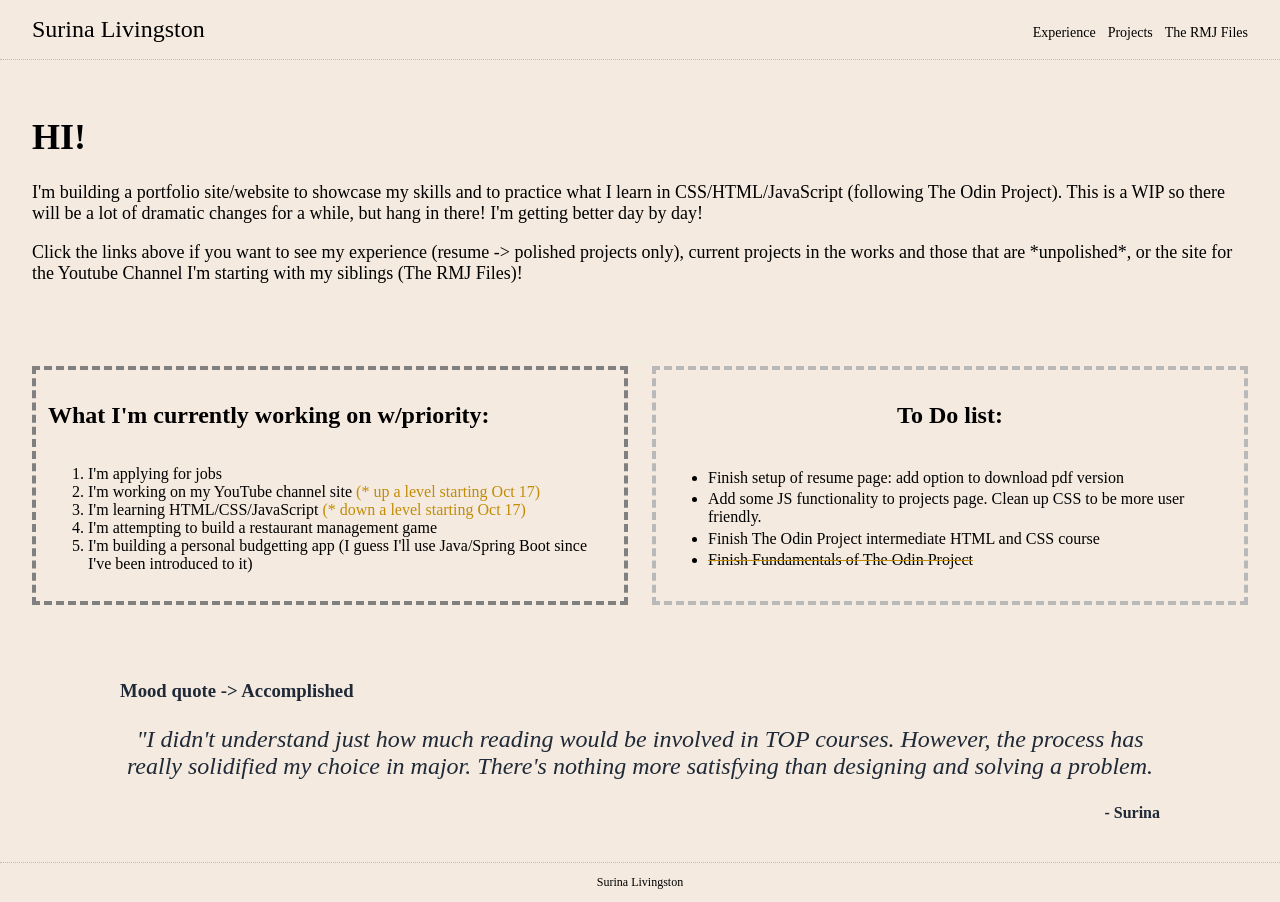
<file: index.html>
<!doctype html>
<html lang="en">
  <head>
    <meta charset="UTF-8" />
    <meta name="viewport" content="width=device-width, initial-scale=1.0" />
    <title>Surina Livingston - Code, Games, Curiosity</title>
    <link rel="stylesheet" href="styles.css" />
    <script src="javascript.js" defer></script>
  </head>

  <body>
    <nav>
      <ul>
        <li class="name">Surina Livingston</li>
        <li>
          <a id="exp" href="./pages/resume.html">Experience</a>
        </li>
        <li>
          <a id="projects" href="./pages/projects.html">Projects</a>
        </li>
        <li>
          <a id="youtube" href="https://surinalive.github.io/rmj-files/"
            >The RMJ Files</a
          >
        </li>
      </ul>
    </nav>

    <div class="about">
      <h1>HI!</h1>
      <p>
        I'm building a portfolio site/website to showcase my skills and to
        practice what I learn in CSS/HTML/JavaScript (following The Odin
        Project). This is a WIP so there will be a lot of dramatic changes for a
        while, but hang in there! I'm getting better day by day!
      </p>
      <p>
        Click the links above if you want to see my experience (resume ->
        polished projects only), current projects in the works and those that
        are *unpolished*, or the site for the Youtube Channel I'm starting with
        my siblings (The RMJ Files)!
      </p>
    </div>

    <div class="list-container">
      <div class="what-im-doing">
        <h2>What I'm currently working on w/priority:</h2>
        <ol>
          <li>I'm applying for jobs</li>
          <li>
            I'm working on my YouTube channel site
            <span class="update">(* up a level starting Oct 17)</span>
          </li>
          <li>
            I'm learning HTML/CSS/JavaScript
            <span class="update">(* down a level starting Oct 17)</span>
          </li>
          <li>I'm attempting to build a restaurant management game</li>
          <li>
            I'm building a personal budgetting app (I guess I'll use Java/Spring
            Boot since I've been introduced to it)
          </li>
        </ol>
      </div>

      <div class="to-do-list">
        <h2>To Do list:</h2>
        <ul>
          <li>
            Finish setup of resume page: add option to download pdf version
          </li>
          <li>
            Add some JS functionality to projects page. Clean up CSS to be more
            user friendly.
          </li>
          <li>Finish The Odin Project intermediate HTML and CSS course</li>
          <li class="strike">Finish Fundamentals of The Odin Project</li>
        </ul>
      </div>
    </div>

    <div class="quote">
      <h3>Mood quote -> Accomplished</h3>
      <p class="big-quote">
        "I didn't understand just how much reading would be involved in TOP
        courses. However, the process has really solidified my choice in major.
        There's nothing more satisfying than designing and solving a problem.
      </p>
      <p class="author">- Surina</p>
    </div>

    <footer>Surina Livingston</footer>
  </body>
</html>
</file>
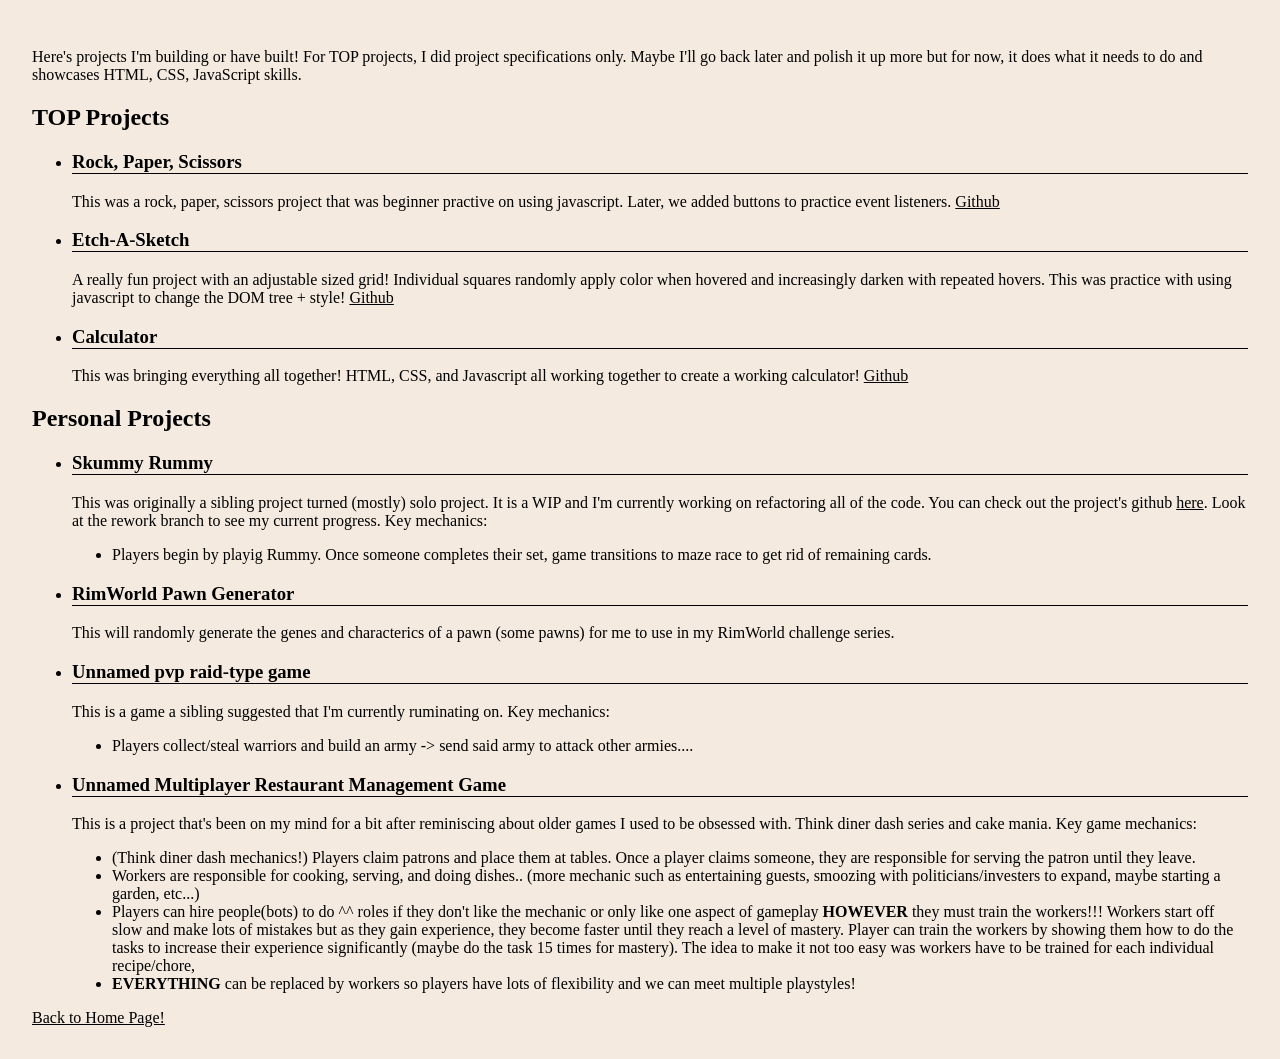
<file: pages/game_design.html>
<!doctype html>
<html lang="en">
  <head>
    <meta charset="UTF-8" />
    <meta name="viewport" content="width=device-width, initial-scale=1.0" />
    <title>Game Designs</title>
    <link rel="stylesheet" href="styles.css" />
    <style></style>
  </head>
  <body>
    <p>
      Here's projects I'm building or have built! For TOP projects, I did
      project specifications only. Maybe I'll go back later and polish it up
      more but for now, it does what it needs to do and showcases HTML, CSS,
      JavaScript skills.
    </p>
    <div class="unpolishedProjects">
      <h2>TOP Projects</h2>
      <ul>
        <li>
          <h3>Rock, Paper, Scissors</h3>
          <p>
            This was a rock, paper, scissors project that was beginner practive
            on using javascript. Later, we added buttons to practice event
            listeners.
            <a
              href="https://surinalive.github.io/RockPaperScissors/"
              target="_blank"
              rel="noreferrer"
              >Github</a
            >
          </p>
        </li>
        <li>
          <h3>Etch-A-Sketch</h3>
          <p>
            A really fun project with an adjustable sized grid! Individual
            squares randomly apply color when hovered and increasingly darken
            with repeated hovers. This was practice with using javascript to
            change the DOM tree + style!
            <a
              href="https://surinalive.github.io/Etch-a-Sketch/"
              target="_blank"
              rel="noreferrer"
              >Github</a
            >
          </p>
        </li>
        <li>
          <h3>Calculator</h3>
          <p>
            This was bringing everything all together! HTML, CSS, and Javascript
            all working together to create a working calculator!
            <a
              href="https://surinalive.github.io/Calculator/"
              target="_blank"
              rel="noreferrer"
              >Github</a
            >
          </p>
        </li>
      </ul>
    </div>

    <div class="games">
      <h2>Personal Projects</h2>
      <ul>
        <li>
          <h3>Skummy Rummy</h3>
          <p>
            This was originally a sibling project turned (mostly) solo project.
            It is a WIP and I'm currently working on refactoring all of the
            code. You can check out the project's github
            <a
              href="https://github.com/Surinalive/Skummy-Rummy"
              target="_blank"
              rel="noreferrer"
              >here</a
            >. Look at the rework branch to see my current progress. Key
            mechanics:
          </p>
          <ul class="mechanics">
            <li>
              Players begin by playig Rummy. Once someone completes their set,
              game transitions to maze race to get rid of remaining cards.
            </li>
          </ul>
        </li>
        <li>
          <h3>RimWorld Pawn Generator</h3>
          <p>
            This will randomly generate the genes and characterics of a pawn
            (some pawns) for me to use in my RimWorld challenge series.
          </p>
        </li>
        <li>
          <h3>Unnamed pvp raid-type game</h3>
          <p>
            This is a game a sibling suggested that I'm currently ruminating on.
            Key mechanics:
          </p>
          <ul class="mechanics">
            <li>
              Players collect/steal warriors and build an army -> send said army
              to attack other armies....
            </li>
          </ul>
        </li>
        <li>
          <h3>Unnamed Multiplayer Restaurant Management Game</h3>
          <p>
            This is a project that's been on my mind for a bit after reminiscing
            about older games I used to be obsessed with. Think diner dash
            series and cake mania. Key game mechanics:
          </p>
          <ul class="mechanics">
            <li>
              (Think diner dash mechanics!) Players claim patrons and place them
              at tables. Once a player claims someone, they are responsible for
              serving the patron until they leave.
            </li>
            <li>
              Workers are responsible for cooking, serving, and doing dishes..
              (more mechanic such as entertaining guests, smoozing with
              politicians/investers to expand, maybe starting a garden, etc...)
            </li>
            <li>
              Players can hire people(bots) to do ^^ roles if they don't like
              the mechanic or only like one aspect of gameplay
              <strong>HOWEVER</strong> they must train the workers!!! Workers
              start off slow and make lots of mistakes but as they gain
              experience, they become faster until they reach a level of
              mastery. Player can train the workers by showing them how to do
              the tasks to increase their experience significantly (maybe do the
              task 15 times for mastery). The idea to make it not too easy was
              workers have to be trained for each individual recipe/chore,
            </li>
            <li>
              <strong>EVERYTHING</strong> can be replaced by workers so players
              have lots of flexibility and we can meet multiple playstyles!
            </li>
          </ul>
        </li>
      </ul>
    </div>

    <a href="../index.html">Back to Home Page!</a>
  </body>
</html>
</file>
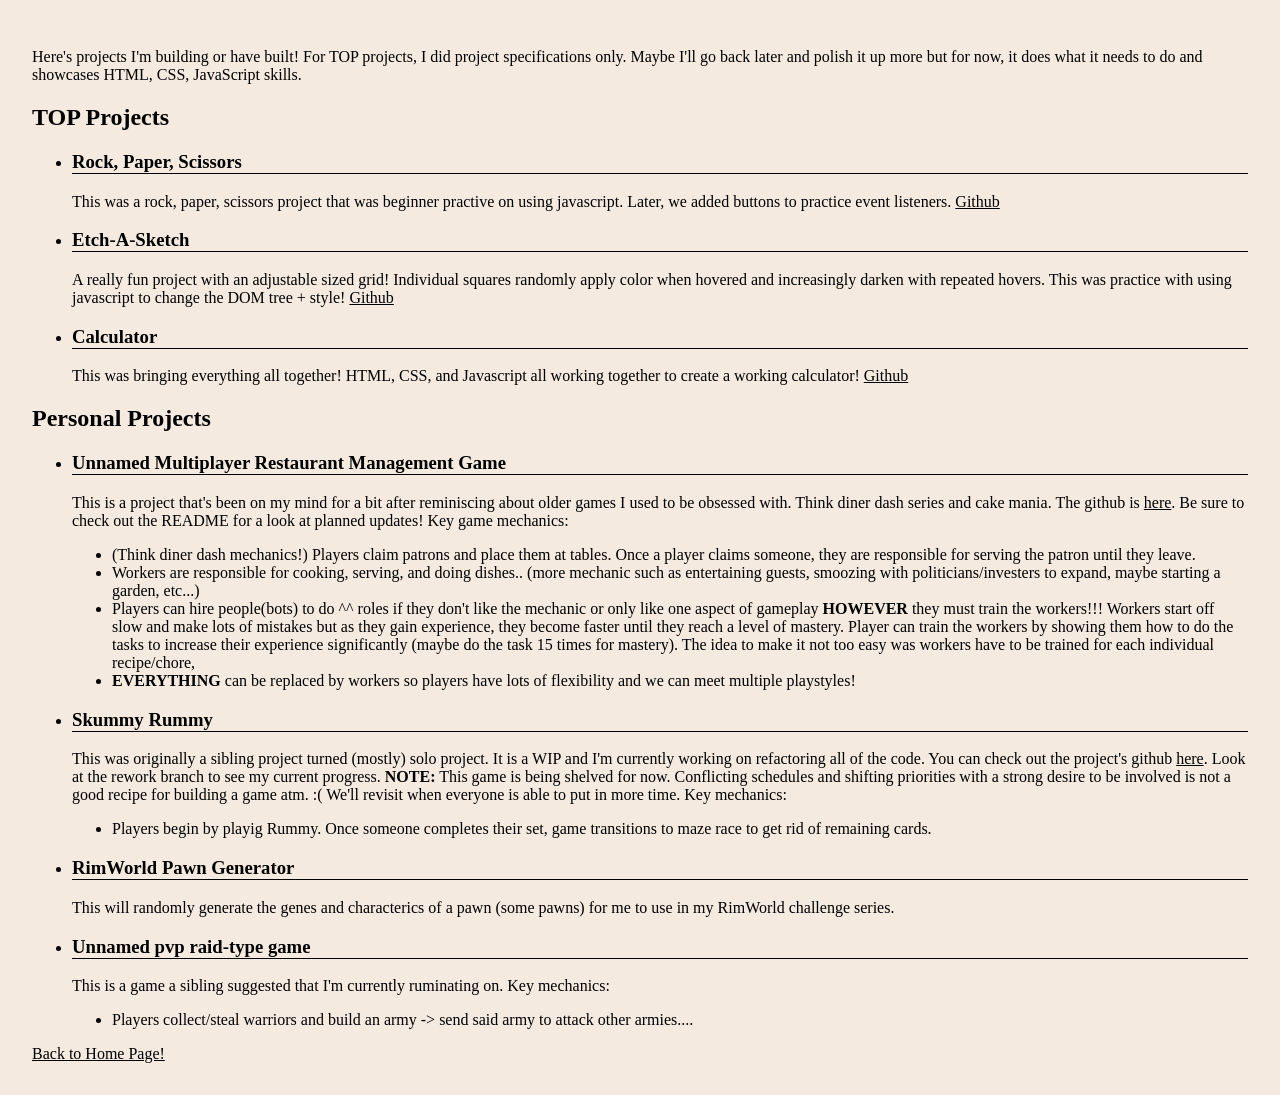
<file: pages/projects.html>
<!doctype html>
<html lang="en">
  <head>
    <meta charset="UTF-8" />
    <meta name="viewport" content="width=device-width, initial-scale=1.0" />
    <title>Game Designs</title>
    <link rel="stylesheet" href="styles.css" />
    <style></style>
  </head>
  <body>
    <p>
      Here's projects I'm building or have built! For TOP projects, I did
      project specifications only. Maybe I'll go back later and polish it up
      more but for now, it does what it needs to do and showcases HTML, CSS,
      JavaScript skills.
    </p>
    <div class="unpolishedProjects">
      <h2>TOP Projects</h2>
      <ul>
        <li>
          <h3>Rock, Paper, Scissors</h3>
          <p>
            This was a rock, paper, scissors project that was beginner practive
            on using javascript. Later, we added buttons to practice event
            listeners.
            <a
              href="https://surinalive.github.io/RockPaperScissors/"
              target="_blank"
              rel="noreferrer"
              >Github</a
            >
          </p>
        </li>
        <li>
          <h3>Etch-A-Sketch</h3>
          <p>
            A really fun project with an adjustable sized grid! Individual
            squares randomly apply color when hovered and increasingly darken
            with repeated hovers. This was practice with using javascript to
            change the DOM tree + style!
            <a
              href="https://surinalive.github.io/Etch-a-Sketch/"
              target="_blank"
              rel="noreferrer"
              >Github</a
            >
          </p>
        </li>
        <li>
          <h3>Calculator</h3>
          <p>
            This was bringing everything all together! HTML, CSS, and Javascript
            all working together to create a working calculator!
            <a
              href="https://surinalive.github.io/Calculator/"
              target="_blank"
              rel="noreferrer"
              >Github</a
            >
          </p>
        </li>
      </ul>
    </div>

    <div class="games">
      <h2>Personal Projects</h2>
      <ul>
        <li>
          <h3>Unnamed Multiplayer Restaurant Management Game</h3>
          <p>
            This is a project that's been on my mind for a bit after reminiscing
            about older games I used to be obsessed with. Think diner dash
            series and cake mania. The github is
            <a
              href="https://github.com/Surinalive/Skummy-Rummy"
              target="_blank"
              rel="noreferrer"
              >here</a
            >. Be sure to check out the README for a look at planned updates!
            Key game mechanics:
          </p>
          <ul class="mechanics">
            <li>
              (Think diner dash mechanics!) Players claim patrons and place them
              at tables. Once a player claims someone, they are responsible for
              serving the patron until they leave.
            </li>
            <li>
              Workers are responsible for cooking, serving, and doing dishes..
              (more mechanic such as entertaining guests, smoozing with
              politicians/investers to expand, maybe starting a garden, etc...)
            </li>
            <li>
              Players can hire people(bots) to do ^^ roles if they don't like
              the mechanic or only like one aspect of gameplay
              <strong>HOWEVER</strong> they must train the workers!!! Workers
              start off slow and make lots of mistakes but as they gain
              experience, they become faster until they reach a level of
              mastery. Player can train the workers by showing them how to do
              the tasks to increase their experience significantly (maybe do the
              task 15 times for mastery). The idea to make it not too easy was
              workers have to be trained for each individual recipe/chore,
            </li>
            <li>
              <strong>EVERYTHING</strong> can be replaced by workers so players
              have lots of flexibility and we can meet multiple playstyles!
            </li>
          </ul>
        </li>
        <li>
          <h3>Skummy Rummy</h3>
          <p>
            This was originally a sibling project turned (mostly) solo project.
            It is a WIP and I'm currently working on refactoring all of the
            code. You can check out the project's github
            <a
              href="https://github.com/Surinalive/Skummy-Rummy"
              target="_blank"
              rel="noreferrer"
              >here</a
            >. Look at the rework branch to see my current progress.
            <strong> NOTE:</strong> This game is being shelved for now.
            Conflicting schedules and shifting priorities with a strong desire
            to be involved is not a good recipe for building a game atm. :(
            We'll revisit when everyone is able to put in more time. Key
            mechanics:
          </p>
          <ul class="mechanics">
            <li>
              Players begin by playig Rummy. Once someone completes their set,
              game transitions to maze race to get rid of remaining cards.
            </li>
          </ul>
        </li>
        <li>
          <h3>RimWorld Pawn Generator</h3>
          <p>
            This will randomly generate the genes and characterics of a pawn
            (some pawns) for me to use in my RimWorld challenge series.
          </p>
        </li>
        <li>
          <h3>Unnamed pvp raid-type game</h3>
          <p>
            This is a game a sibling suggested that I'm currently ruminating on.
            Key mechanics:
          </p>
          <ul class="mechanics">
            <li>
              Players collect/steal warriors and build an army -> send said army
              to attack other armies....
            </li>
          </ul>
        </li>
      </ul>
    </div>

    <a href="../index.html">Back to Home Page!</a>
  </body>
</html>
</file>
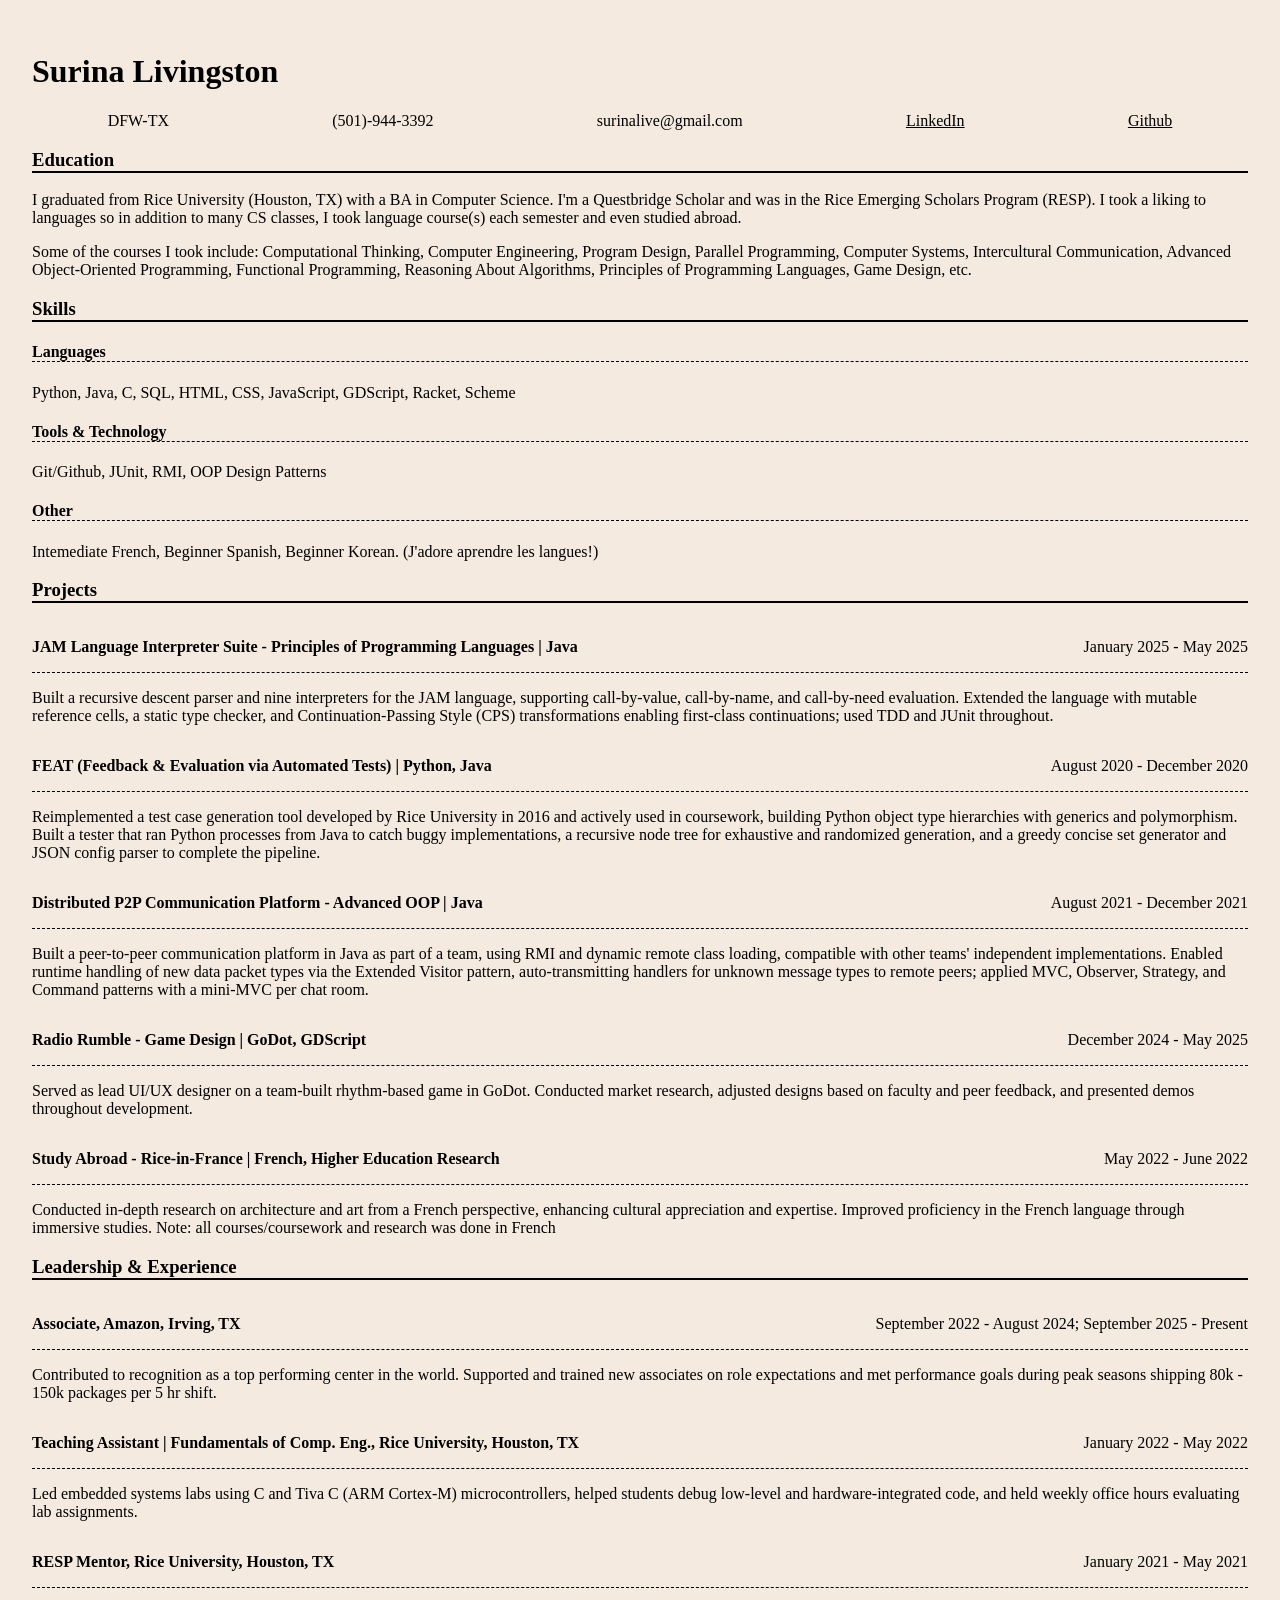
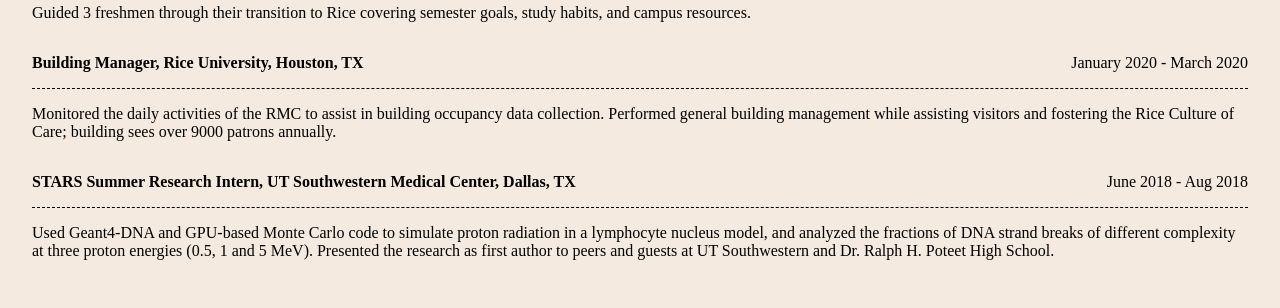
<file: pages/resume.html>
<!doctype html>
<html lang="en">
  <head>
    <meta charset="UTF-8" />
    <meta name="viewport" content="width=device-width, initial-scale=1.0" />
    <title>Resume</title>
    <link rel="stylesheet" href="styles.css" />
  </head>

  <body>
    <h1>Surina Livingston</h1>
    <div class="top-info">
      <ul>
        <li>DFW-TX</li>
        <li>(501)-944-3392</li>
        <li>surinalive@gmail.com</li>
        <li>
          <a href="linkedin.com/in/surina-livingston-278a7b208">LinkedIn</a>
        </li>
        <li>
          <a href="github.com/Surinalive">Github</a>
        </li>
      </ul>
    </div>

    <div class="education">
      <h3>Education</h3>
      <p>
        I graduated from Rice University (Houston, TX) with a BA in Computer
        Science. I'm a Questbridge Scholar and was in the Rice Emerging Scholars
        Program (RESP). I took a liking to languages so in addition to many CS
        classes, I took language course(s) each semester and even studied
        abroad.
      </p>
      <p>
        Some of the courses I took include: Computational Thinking, Computer
        Engineering, Program Design, Parallel Programming, Computer Systems,
        Intercultural Communication, Advanced Object-Oriented Programming,
        Functional Programming, Reasoning About Algorithms, Principles of
        Programming Languages, Game Design, etc.
      </p>
    </div>

    <div class="skills">
      <h3>Skills</h3>
      <h4>Languages</h4>
      <p>
        Python, Java, C, SQL, HTML, CSS, JavaScript, GDScript, Racket, Scheme
      </p>
      <h4>Tools & Technology</h4>
      <p>Git/Github, JUnit, RMI, OOP Design Patterns</p>
      <h4>Other</h4>
      <p>
        Intemediate French, Beginner Spanish, Beginner Korean. (J'adore aprendre
        les langues!)
      </p>
    </div>
    <div class="projects">
      <h3>Projects</h3>
      <div class="info">
        <p class="title">
          JAM Language Interpreter Suite - Principles of Programming Languages |
          Java
        </p>
        <p class="date">January 2025 - May 2025</p>
      </div>
      <p>
        Built a recursive descent parser and nine interpreters for the JAM
        language, supporting call-by-value, call-by-name, and call-by-need
        evaluation. Extended the language with mutable reference cells, a static
        type checker, and Continuation-Passing Style (CPS) transformations
        enabling first-class continuations; used TDD and JUnit throughout.
      </p>
      <div class="info">
        <p class="title">
          FEAT (Feedback & Evaluation via Automated Tests) | Python, Java
        </p>
        <p class="date">August 2020 - December 2020</p>
      </div>
      <p>
        Reimplemented a test case generation tool developed by Rice University
        in 2016 and actively used in coursework, building Python object type
        hierarchies with generics and polymorphism. Built a tester that ran
        Python processes from Java to catch buggy implementations, a recursive
        node tree for exhaustive and randomized generation, and a greedy concise
        set generator and JSON config parser to complete the pipeline.
      </p>
      <div class="info">
        <p class="title">
          Distributed P2P Communication Platform - Advanced OOP | Java
        </p>
        <p class="date">August 2021 - December 2021</p>
      </div>
      <p>
        Built a peer-to-peer communication platform in Java as part of a team,
        using RMI and dynamic remote class loading, compatible with other teams'
        independent implementations. Enabled runtime handling of new data packet
        types via the Extended Visitor pattern, auto-transmitting handlers for
        unknown message types to remote peers; applied MVC, Observer, Strategy,
        and Command patterns with a mini-MVC per chat room.
      </p>

      <div class="info">
        <p class="title">Radio Rumble - Game Design | GoDot, GDScript</p>
        <p class="date">December 2024 - May 2025</p>
      </div>
      <p>
        Served as lead UI/UX designer on a team-built rhythm-based game in
        GoDot. Conducted market research, adjusted designs based on faculty and
        peer feedback, and presented demos throughout development.
      </p>
      <div class="info">
        <p class="title">
          Study Abroad - Rice-in-France | French, Higher Education Research
        </p>
        <p class="date">May 2022 - June 2022</p>
      </div>
      <p>
        Conducted in-depth research on architecture and art from a French
        perspective, enhancing cultural appreciation and expertise. Improved
        proficiency in the French language through immersive studies. Note: all
        courses/coursework and research was done in French
      </p>
    </div>
    <div class="experience">
      <h3>Leadership & Experience</h3>
      <div class="info">
        <p class="title">Associate, Amazon, Irving, TX</p>
        <p class="date">
          September 2022 - August 2024; September 2025 - Present
        </p>
      </div>
      <p>
        Contributed to recognition as a top performing center in the world.
        Supported and trained new associates on role expectations and met
        performance goals during peak seasons shipping 80k - 150k packages per 5
        hr shift.
      </p>

      <div class="info">
        <p class="title">
          Teaching Assistant | Fundamentals of Comp. Eng., Rice University,
          Houston, TX
        </p>
        <p class="date">January 2022 - May 2022</p>
      </div>
      <p>
        Led embedded systems labs using C and Tiva C (ARM Cortex-M)
        microcontrollers, helped students debug low-level and
        hardware-integrated code, and held weekly office hours evaluating lab
        assignments.
      </p>

      <div class="info">
        <p class="title">RESP Mentor, Rice University, Houston, TX</p>
        <p class="date">January 2021 - May 2021</p>
      </div>
      <p>
        Guided 3 freshmen through their transition to Rice covering semester
        goals, study habits, and campus resources.
      </p>

      <div class="info">
        <p class="title">Building Manager, Rice University, Houston, TX</p>
        <p class="date">January 2020 - March 2020</p>
      </div>
      <p>
        Monitored the daily activities of the RMC to assist in building
        occupancy data collection. Performed general building management while
        assisting visitors and fostering the Rice Culture of Care; building sees
        over 9000 patrons annually.
      </p>

      <div class="info">
        <p class="title">
          STARS Summer Research Intern, UT Southwestern Medical Center, Dallas,
          TX
        </p>
        <p class="date">June 2018 - Aug 2018</p>
      </div>
      <p>
        Used Geant4-DNA and GPU-based Monte Carlo code to simulate proton
        radiation in a lymphocyte nucleus model, and analyzed the fractions of
        DNA strand breaks of different complexity at three proton energies (0.5,
        1 and 5 MeV). Presented the research as first author to peers and guests
        at UT Southwestern and Dr. Ralph H. Poteet High School.
      </p>
    </div>
  </body>
</html>
</file>
<file: styles.css>
/*rgb(244, 234, 223)*/
        body {
            background-color: rgb(244, 234, 223);
            box-sizing: border-box;
            flex: 1;
            display: flex;
            flex-direction: column;
            margin: 0px;
        }

        nav {
            padding: 12px;
            border-bottom: 1px dotted hsl(0deg 0% 0% / 0.2);
            padding: 0px 32px;
        }

        nav ul {
            list-style-type: none;
            align-items: baseline;
            display: flex;
            gap: 12px;
            flex-wrap: wrap;
            padding-inline: 0px;
        }

        nav ul a {
            color: black;
            text-decoration: none;
            font-size: 0.875rem;
        }

        li.name {
            font-size: 24px;
            font-weight: 500;
            margin-right: auto;
            align-items: center;
        }

        .about {
            padding:  32px;
            font-size: 18px;
        }

        .list-container {
            padding:  32px;
            display:flex;
            gap: 24px;
        }

        .what-im-doing {
            display: flex;
            flex-direction: column;
            flex: 1;
            border: 4px dashed gray;
            padding: 12px;
        }

        .to-do-list {
            display: flex;
            flex-direction: column;
            flex: 1;
            text-align: center;
            border: 4px dashed gray;
            border: 4px dashed rgb(186, 185, 185);
            padding: 12px;
        }

        .to-do-list ul {
            display: flex;
            flex: 1;
            text-align: left;
            flex-direction: column;
            justify-content: space-evenly;
        }

        .quote {
            color: #1F2937;
            padding: 24px 120px;

        }

       .big-quote{
            font-size: 24px;
            font-style: italic;
            text-align: center;
        }

        .author {
            font-size: 16px;
            font-weight: bold;
            text-align: right;
        }


        footer {
            font-size: 12px;
            display: flex;
            justify-content: center;
            padding: 12px;
            border-top: 1px dotted hsl(0deg 0% 0% / 0.2);
        }

        .strike {
            text-decoration: line-through;
            text-decoration-color: rgb(194, 140, 6);
        }

        .update{
            color: rgb(194, 140, 6);
        }
</file>
<file: pages/styles.css>
* {
  box-sizing: border-box;
}

body {
  background-color: rgb(244, 234, 223);
  padding: 24px;
}

.top-info ul {
  list-style-type: none;
  display: flex;
  justify-content: space-around;
  gap: 12px;
  flex-wrap: wrap;
  padding-inline: 0px;
}

a {
  color: black;
}

h3 {
  border-bottom: 2px solid black;
}

h4 {
  border-bottom: 1px dashed black;
}

.info {
  border-bottom: 1px dashed black;
  display: flex;
  justify-content: space-between;
  gap: 50px;
}

.title {
  font-weight: 700;
  text-align: left;
}

.date {
  text-align: right;
}

/* These relate only to project page */

.unpolishedProjects h3,
.games h3 {
  border-bottom: 1px solid black;
}

.unpolishedProjects ul,
.games ul {
  list-style-type: disc;
}

.mechanics {
  list-style-type: circle;
}
</file>
